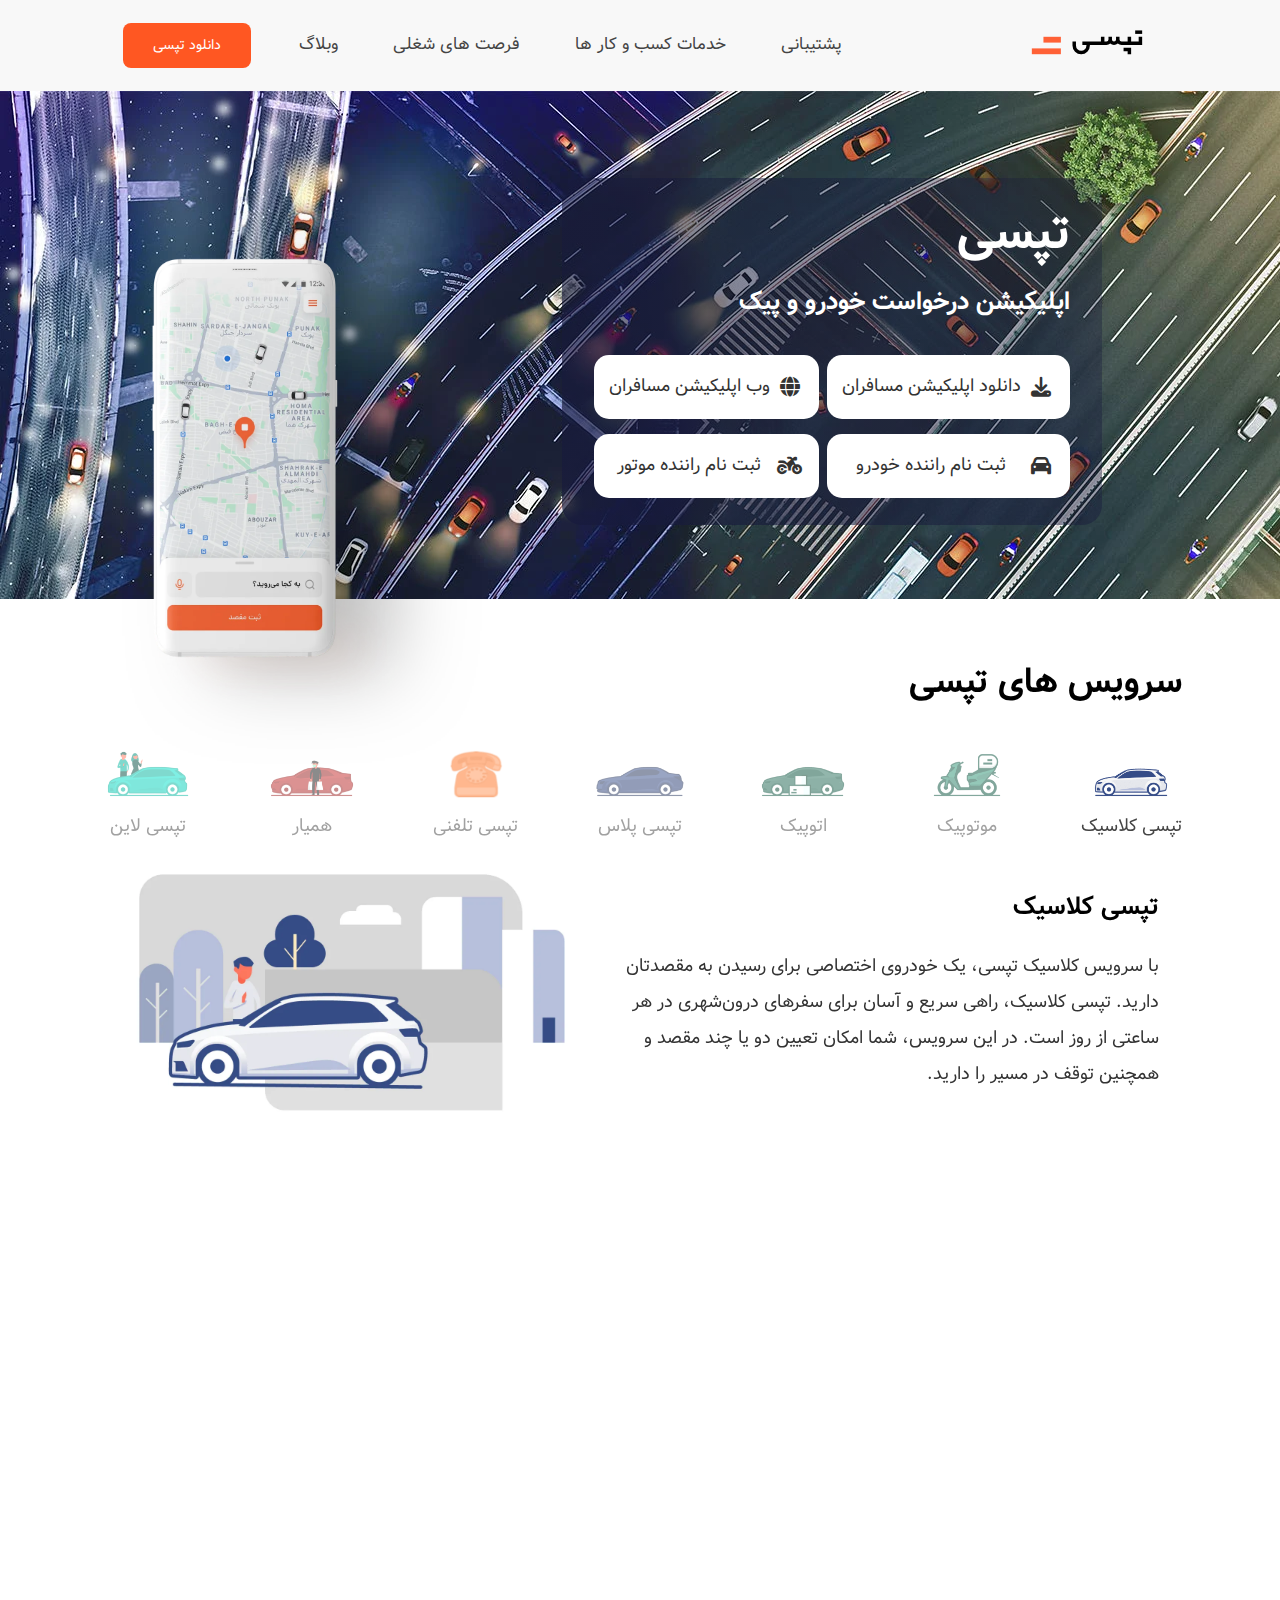
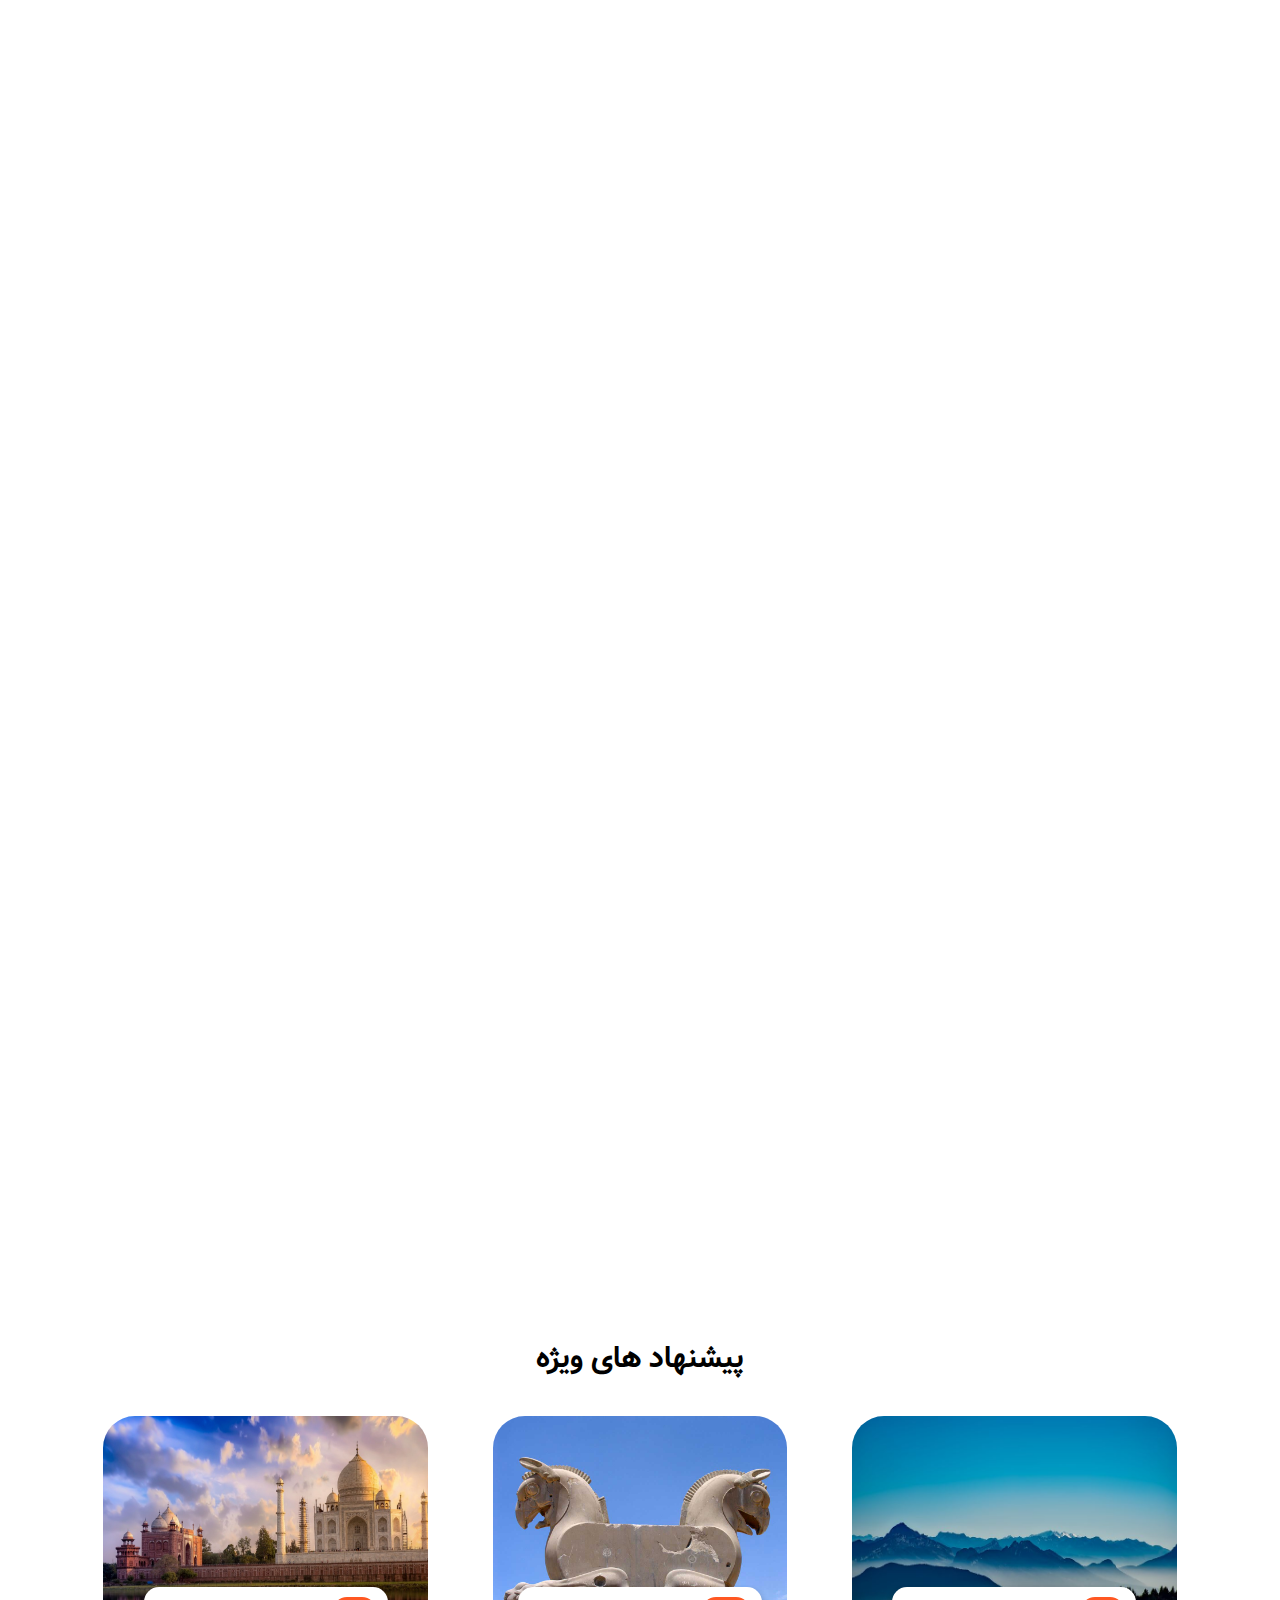
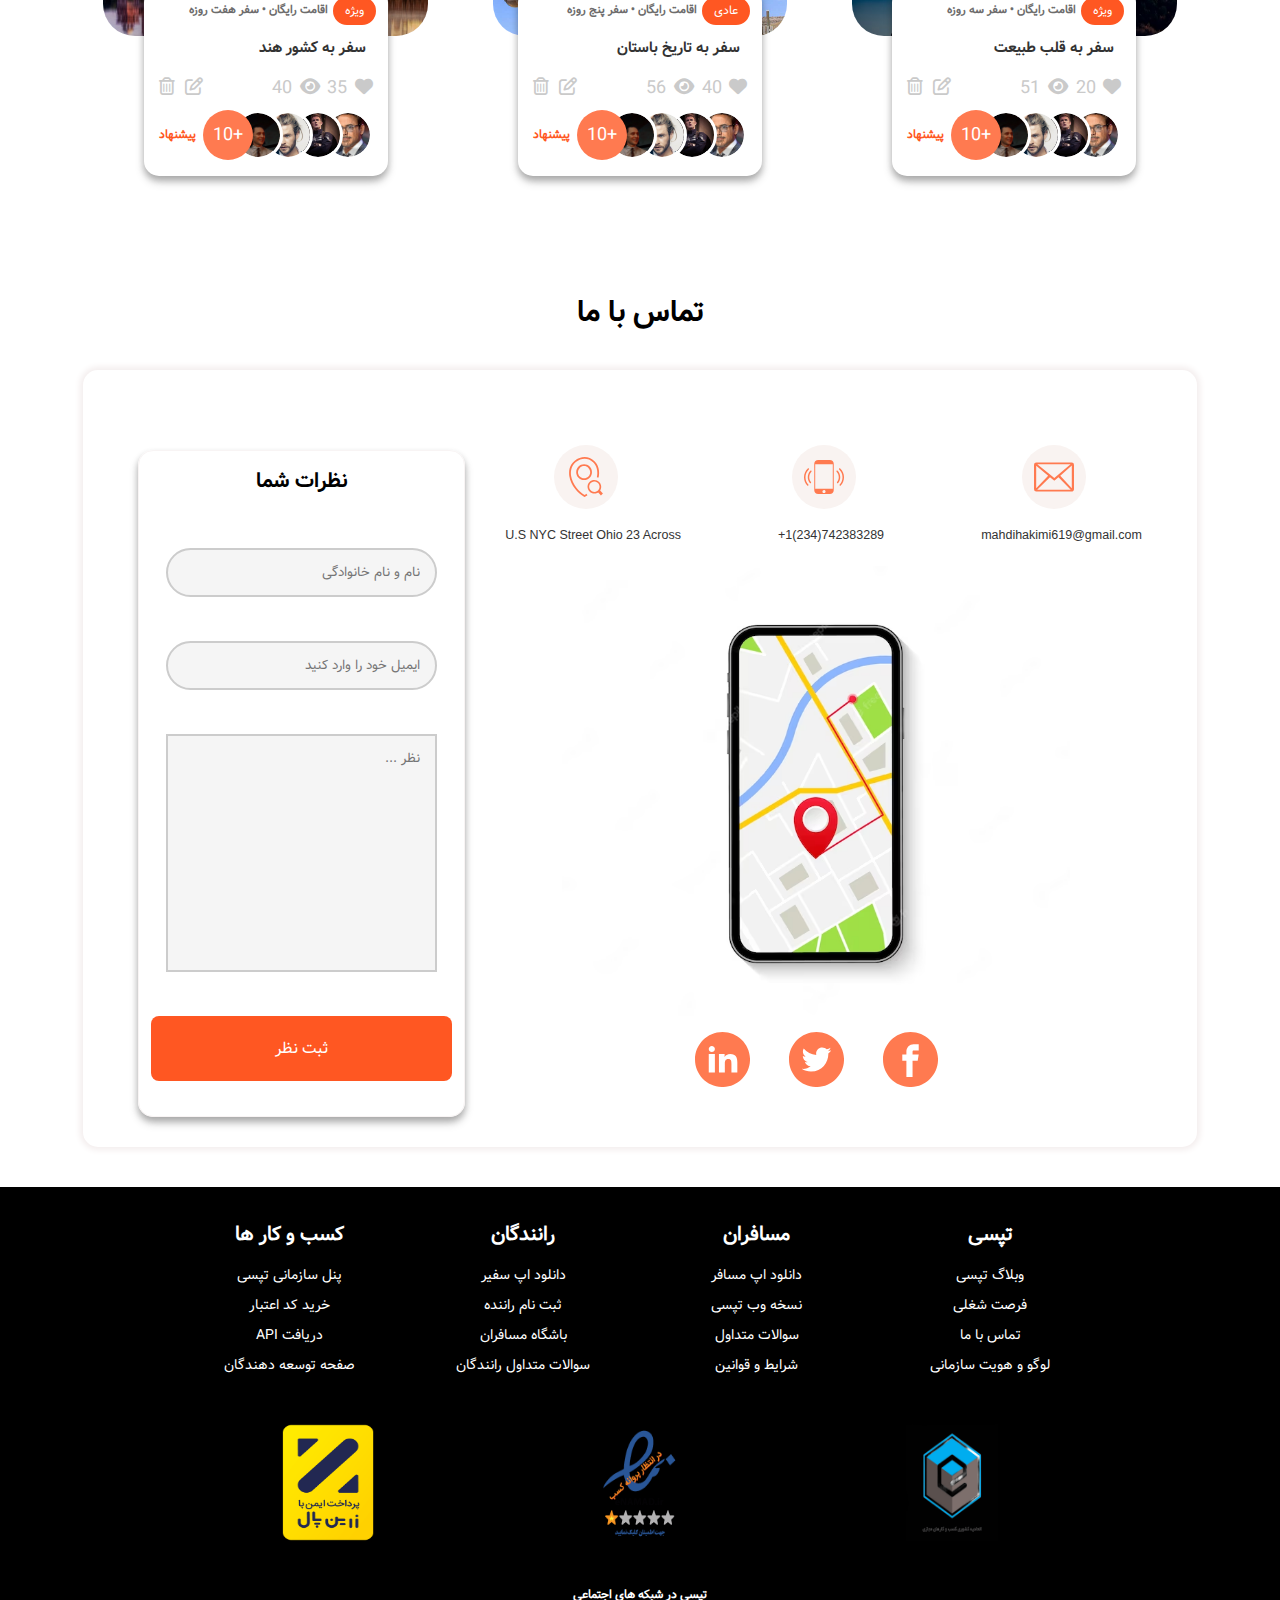
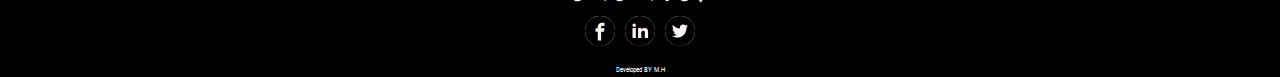
<file: index.html>
<!DOCTYPE html>
<html lang="en" dir="rtl">
  <head>
    <meta charset="UTF-8" />
    <meta name="viewport" content="width=device-width, initial-scale=1.0" />
    <link rel="stylesheet" href="css/style.css" />
    <link rel="stylesheet" href="css/font.css" />
    <link
      rel="stylesheet"
      href="https://cdnjs.cloudflare.com/ajax/libs/font-awesome/6.4.0/css/all.min.css"
    />
    <link rel="stylesheet" href="css/aos.css">
    <title>Tapsi Site</title>
  </head>
  <body>
    <header class="main-header">
      <nav class="nav container">
        <a href="#">
          <img src="assets/image/logotapsi.svg" alt="Tapsi Logo" />
        </a>
        <div class="nav__toggler">
          <div class="bar bar-1"></div>
          <div class="bar bar-2"></div>
          <div class="bar bar-3"></div>
        </div>
        <ul class="list nav__list">
          <li class="nav__item"><a href="#">پشتیبانی</a></li>
          <li class="nav__item"><a href="#">خدمات کسب و کار ها</a></li>
          <li class="nav__item"><a href="#">فرصت های شغلی</a></li>
          <li class="nav__item"><a href="#">وبلاگ</a></li>
          <li class="nav__item cta">
            <a href="#" class="btn btn--block btn--primary">دانلود تپسی</a>
          </li>
        </ul>
      </nav>
    </header>

    <section class="hero-section">

      <div class="bg-header">
        <div class="hero-wrapper">
          <div class="intro-btn">
            <h1>تپسی</h1>
            <h2>اپلیکیشن درخواست خودرو و پیک</h2>
            <div class="intro-wrapper">
              <div class="right">
                <div class="intro-btn__passanger">
                  <span class="icon"><i class="fas fa-download"></i></span>
                  <p>دانلود اپلیکیشن مسافران</p>
                </div>
                <div class="intro-btn__passanger">
                  <span class="icon"><i class="fas fa-car"></i></span>
                  <p>ثبت نام راننده خودرو</p>
                </div>
              </div>
              <div class="left">
                <div class="intro-btn__passanger">
                  <span class="icon"><i class="fas fa-globe"></i></span>
                  <p>وب اپلیکیشن مسافران</p>
                </div>
                <div class="intro-btn__passanger">
                  <span class="icon"><i class="fas fa-motorcycle"></i></span>
                  <p>ثبت نام راننده موتور</p>
                </div>
              </div>
            </div>
          </div>
        </div>
        <div class="map-header">
          <picture>
            <source srcset="./assets/image/mockup-phone.webp" type="image/webp" />
            <img class="phone" alt="banner" />
          </picture>
        </div>
      </div>
    </section>

    <section data-aos="fade-up"data-aos-duration="2000" class="services container block">
      <h2 class="services__title">سرویس های تپسی</h2>
      <div class="services__tabs">
        <a class="tab active" data-tab-target="nav-classic-tab">
          <img
            src="assets/image/cc-classic.png"
            aria-label="classic service icon"
            alt="tapsi-classic-icon"
          />
          <p>تپسی کلاسیک</p>
        </a>
        <a class="tab" data-tab-target="nav-motopeyk-tab">
          <img
            src="assets/image/cc-motopeyk.png"
            aria-label="classic service icon"
            alt="tapsi-classic-icon"
          />
          <p>موتوپیک</p>
        </a>
        <a class="tab" data-tab-target="nav-autopeyk-tab">
          <img
            src="assets/image/cc-autopeyk.png"
            aria-label="classic service icon"
            alt="tapsi-classic-icon"
          />
          <p>اتوپیک</p>
        </a>
        <a class="tab" data-tab-target="nav-plus-tab">
          <img
            src="assets/image/cc-plus.png"
            aria-label="tel service icon"
            alt="tapsi-tel-icon"
          />
          <p>تپسی پلاس</p>
        </a>
        <a class="tab" data-tab-target="nav-tel-tab">
          <img
            src="assets/image/cc-tel.png"
            aria-label="line service icon"
            alt="tapsi-line-icon"
          />
          <p>تپسی تلفنی</p>
        </a>
        <a class="tab" data-tab-target="nav-hamyar-tab">
          <img
            src="assets/image/cc-hamyar.png"
            aria-label="motopeyk service icon"
            alt="motopeyk-icon"
          />
          <p>همیار</p>
        </a>
        <a class="tab" data-tab-target="nav-line-tab">
          <img
            src="assets/image/cc-line.png"
            aria-label="hamyar service icon"
            alt="hamyar-icon"
          />
          <p>تپسی لاین</p>
        </a>
      </div>
      <div class="container">
        <div class="tab-content active" id="nav-classic-tab">
          <div class="feature__image">
            <img src="assets/image/illus-classic.webp" alt="classic image" />
          </div>
          <div class="feature__detail">
            <h3 class="feature__title">تپسی کلاسیک</h3>
            <p class="feature__text">
              با سرویس کلاسیک تپسی، یک خودروی اختصاصی برای رسیدن به مقصدتان
              دارید. تپسی کلاسیک، راهی سریع و آسان برای سفرهای درون‌شهری در هر
              ساعتی از روز است. در این سرویس، شما امکان تعیین دو یا چند مقصد و
              همچنین توقف در مسیر را دارید.
            </p>
          </div>
        </div>
        <div class="tab-content" id="nav-motopeyk-tab">
          <div class="feature__image">
            <img src="assets/image/illus-motopeyk.webp" alt="motopeyk image" />
          </div>
          <div class="feature__detail">
            <h3 class="feature__title">موتوپیک</h3>
            <p class="feature__text">
              با استفاده از سرویس موتوپیک، بسته‌ها و مرسولاتتان با پیک موتور به
              مقصد ارسال می‌شوند. این سرویس مناسب زمانی است که می‌خواهید مرسوله
              سریع‌تر به مقصد برسد. در این سرویس، شما می‌توانید مسیر رسیدن
              مرسوله‌تان به مقصد را به صورت لحظه‌ای روی نقشه دنبال کنید.
            </p>
          </div>
        </div>
        <div class="tab-content" id="nav-autopeyk-tab">
          <div class="feature__image">
            <img src="assets/image/illus-autopeyk.webp" alt="autopeyk image" />
          </div>
          <div class="feature__detail">
            <h3 class="feature__title">اتوپیک</h3>
            <p class="feature__text">
              اتوپیک سرویسی برای ارسال بسته‌های شما با خودرو است. این سرویس،
              برای زمانی مناسب است که بسته‌های شما، با موتور قابل ارسال نیستند و
              یا در حین جابجایی، نیاز به مراقبت بیشتری دارند. در این سرویس نیز
              امکان رصد لحظه ‌به لحظه موقعیت مکانی مرسوله تا زمان رسیدن به مقصد
              فراهم است.
            </p>
          </div>
        </div>
        <div class="tab-content" id="nav-plus-tab">
          <div class="feature__image">
            <img src="assets/image/illus-plus.webp" alt="plus image" />
          </div>
          <div class="feature__detail">
            <h3 class="feature__title">تپسی پلاس</h3>
            <p class="feature__text">
              در سرویس پلاس تاکسی اینترنتی تپسی، خودرویی با مدل بالاتر و عمر
              کمتر، به دنبال شما خواهد آمد. همچنین، رانندگان این سرویس بالاترین
              امتیاز را از مسافران دریافت کرده‌اند. در این سرویس که در حال حاضر
              در تهران فعال است، امکان تعیین چند مقصد یا توقف در حین سفر، وجود
              دارد.
            </p>
          </div>
        </div>
        <div class="tab-content" id="nav-tel-tab">
          <div class="feature__image">
            <img src="assets/image/tellphone.webp" alt="tell image" />
          </div>
          <div class="feature__detail">
            <h3 class="feature__title">تپسی تلفن</h3>
            <p class="feature__text">
              سرویس تپسی تلفنی یا ۱۶۳۰، این امکان را به شما می‌دهد که بدون نیاز
              به اینترنت و اپلیکیشن، درخواست خودرو بدهید. این سرویس تاکسی تلفنی
              مناسب زمانی است که به هر دلیلی دسترسی به اینترنت یا اپلیکیشن
              ندارید. همچنین سرویس تلفنی تپسی، راه حلی مناسب برای افرادی است که
              کار کردن با اپلیکیشن‌های موبایلی برایشان راحت نیست.
            </p>
          </div>
        </div>
        <div class="tab-content" id="nav-hamyar-tab">
          <div class="feature__image">
            <img src="assets/image/illus-hamyar.webp" alt="hamyar image" />
          </div>
          <div class="feature__detail">
            <h3 class="feature__title">همیار</h3>
            <p class="feature__text">
              سرویس همیار تپسی، به جای شما خرید می‌کند. کافیست فروشگاه مورد نظر
              خود را به عنوان مبدا مشخص کرده و لیست خریدتان را داخل اپ وارد
              کنید. این خرید‌ها می‌تواند از سوپرمارکت یا داروخانه مورد نظر شما
              باشند.
            </p>
          </div>
        </div>
        <div class="tab-content" id="nav-line-tab">
          <div class="feature__image">
            <img src="assets/image/illus-line.webp" alt="line image" />
          </div>
          <div class="feature__detail">
            <h3 class="feature__title">تپسی لاین</h3>
            <p class="feature__text">
              تپسی لاین سرویسی است که امکان سفر اشتراکی را برایتان فراهم می‌کند.
              در این سرویس شما با مسافر دیگری که هم‌مسیرتان است، هم‌سفر خواهید
              بود و هزینه سفرتان تقسیم می‌شود.
            </p>
          </div>
        </div>
      </div>
    </section>

    <hr
     data-aos="fade-up" 
      class="container"
      style="border: none; height: 1px; background-color: rgb(182, 182, 192)"
    />

    <section data-aos="fade-up" data-aos-duration="2000" class="feature container block">
      <div class="feature__image container">
        <img src="assets/image/i-mac.webp" alt="i-mac image" />
      </div>
      <div class="feature__detail">
        <h2 class="feature__title">خدمات تپسی ویژه کسب‌وکارها</h2>
        <p class="feature__text">
          پنل سازمانی تپسی، یک سامانه تحت وب است که به سادگی امکان درخواست
          هم‌زمان تعداد نامحدودی خودرو و پیک را برای کسب‌وکارها و سازمان‌ها
          فراهم می‌کند. و با استفاده از آن می‌توانید ماموریت های درون‌شهری و
          ارسال کالاهای خود را به سادگی مدیریت کنید.
        </p>
        <button class="btn btn--primary">ورود و ثبت نام پنل سازمانی</button>
      </div>
    </section>
    <section data-aos="fade-up" data-aos-duration="2000" class="feature container block charge">
      <div class="feature__image container">
        <img src="assets/image/macbook.webp" alt="i-mac image" />
      </div>
      <div class="feature__detail">
        <h2 class="feature__title">خرید کد اعتبار تپسی</h2>
        <p class="feature__text">
          کد اعتبار تپسی امکان استفاده از تخفیف یک تا ده درصدی سفر با تپسی را
          برای کاربران، کسب و کارها و سازمان‌ها فراهم می‌کند. تنها با صرف چند
          دقیقه می‌توانید این کد را تهیه کنید تا هزینه سفرهایتان با تپسی را کاهش
          دهید یا آن را در اختیار کارکنان و مشتریانتان بگذارید.
        </p>
        <button class="btn btn--primary">خرید کد اعتبار و تخفیف</button>
      </div>
    </section>

    <section data-aos="fade-up" data-aos-duration="2000" class="container">
      <h2 class="block__heading">تعرفه های ویژه مشتریان</h2>
      <div class="block-plan">
        <div class="plan">
          <div class="card card--secondary">
            <header class="card__header">
              <span class="plan__intro">
                <span class="plan__name">عادی</span>
                <span class="badge">10% OFF</span>
              </span>
              <span class="plan__price">290,000</span>
              <span class="plan__billing-cycle">ماهانه / تومان</span>
              <span class="plan__description">سرویس ماشین های معمولی</span>
            </header>
            <div class="card__body">
              <ul class="list list--tick">
                <li class="list__item">کیفیت معمولی</li>
                <li class="list__item">سرعت کم</li>
                <li class="list__item">جنس معمولی</li>
                <li class="list__item">محدودیت روزانه</li>
              </ul>
              <div class="btn btn--secondary btn--block">ثبت سفارش</div>
            </div>
          </div>
        </div>

        <div class="plan plan__popular">
          <div class="card card--primary">
            <header class="card__header">
              <span class="plan__intro">
                <span class="plan__name">اقتصادی</span>
                <span class="badge badge--primary">15% OFF</span>
              </span>
              <span class="plan__price">390,000</span>
              <span class="plan__billing-cycle">ماهانه / تومان</span>
              <span class="plan__description">سرویس ماشین های کلاسیک</span>
            </header>
            <div class="card__body">
              <ul class="list list--tick">
                <li class="list__item">کیفیت عالی</li>
                <li class="list__item">کم سر و صدا</li>
                <li class="list__item">زمان محدود</li>
                <li class="list__item">سرویس روزانه</li>
              </ul>
              <div class="btn btn--primary btn--block">ثبت سفارش</div>
            </div>
          </div>
        </div>

        <div class="plan">
          <div class="card card--secondary">
            <header class="card__header">
              <span class="plan__intro">
                <span class="plan__name">ویژه</span>
                <span class="badge">20% OFF</span>
              </span>
              <span class="plan__price">490,000</span>
              <span class="plan__billing-cycle">ماهانه / تومان</span>
              <span class="plan__description">سرویس ماشین های مدل بالا</span>
            </header>
            <div class="card__body">
              <ul class="list list--tick">
                <li class="list__item">کیفیت خیلی خفن</li>
                <li class="list__item">بی سر و صدا</li>
                <li class="list__item">زمان نامحدود</li>
                <li class="list__item">سرویس نامحدود</li>
              </ul>
              <div class="btn btn--secondary btn--block">ثبت سفارش</div>
            </div>
          </div>
        </div>
      </div>
    </section>

    <section class="container travel">
      <div class="travel__titr"><h2>پیشنهاد های ویژه</h2></div>
      <div class="travel__slides">
          <div class="travel__slide">
            <div class="slide__img">
              <img src="assets/image/t1.jpg" alt="travel" />
            </div>
            <div class="slide__detail">
              <div class="slide__header">
                <span class="badge badge--primary">ویژه</span>
                <p>اقامت رایگان &bull; سفر سه روزه</p>
              </div>
              <p class="slide__title">سفر به قلب طبیعت</p>
              <div class="slide__icon">
                <div class="">
                  <i class="icn fas fa-heart"></i>
                  <span>20</span>
                  <i class="icn fas fa-eye"></i>
                  <span>51</span>
                </div>
                <div class="">
                  <i class="icn far fa-edit"></i>
                  <i class="icn far fa-trash-alt"></i>
                </div>
              </div>
              <div class="avatar-group">
                <div class="avatar"><img src="assets/image/robert.jpg" alt="Avatar"></div>
                <div class="avatar"><img src="assets/image/cap.jpeg" alt="Avatar"></div>
                <div class="avatar"><img src="assets/image/chrisH.jpg" alt="Avatar"></div>
                <div class="avatar"><img src="assets/image/tom.jpeg" alt="Avatar"></div>
                <div class="hidden-avatar">+10</div>
                <span class="avatar-more">پیشنهاد</span>
              </div>
            </div>
          </div>

          <div class="travel__slide">
            <div class="slide__img">
              <img src="assets/image/t3.jpg" alt="travel" />
            </div>
            <div class="slide__detail">
              <div class="slide__header">
                <span class="badge badge--primary">عادی</span>
                <p>اقامت رایگان &bull; سفر پنج روزه</p>
              </div>
              <p class="slide__title">سفر به تاریخ باستان</p>
              <div class="slide__icon">
                <div class="">
                  <i class="icn fas fa-heart"></i>
                  <span>40</span>
                  <i class="icn fas fa-eye"></i>
                  <span>56</span>
                </div>
                <div class="">
                  <i class="icn far fa-edit"></i>
                  <i class="icn far fa-trash-alt"></i>
                </div>
              </div>
              <div class="avatar-group">
                <div class="avatar"><img src="assets/image/robert.jpg" alt="Avatar"></div>
                <div class="avatar"><img src="assets/image/cap.jpeg" alt="Avatar"></div>
                <div class="avatar"><img src="assets/image/chrisH.jpg" alt="Avatar"></div>
                <div class="avatar"><img src="assets/image/tom.jpeg" alt="Avatar"></div>
                <div class="hidden-avatar">+10</div>
                <span class="avatar-more">پیشنهاد</span>
              </div>
            </div>
          </div>

          <div class="travel__slide">
            <div class="slide__img">
              <img src="assets/image/t5.jpeg" alt="travel" />
            </div>
            <div class="slide__detail">
              <div class="slide__header">
                <span class="badge badge--primary">ویژه</span>
                <p>اقامت رایگان &bull; سفر هفت روزه</p>
              </div>
              <p class="slide__title">سفر به کشور هند</p>
              <div class="slide__icon">
                <div class="">
                  <i class="icn fas fa-heart"></i>
                  <span>35</span>
                  <i class="icn fas fa-eye"></i>
                  <span>40</span>
                </div>
                <div class="">
                  <i class="icn far fa-edit"></i>
                  <i class="icn far fa-trash-alt"></i>
                </div>
              </div>
              <div class="avatar-group">
                <div class="avatar"><img src="assets/image/robert.jpg" alt="Avatar"></div>
                <div class="avatar"><img src="assets/image/cap.jpeg" alt="Avatar"></div>
                <div class="avatar"><img src="assets/image/chrisH.jpg" alt="Avatar"></div>
                <div class="avatar"><img src="assets/image/tom.jpeg" alt="Avatar"></div>
                <div class="hidden-avatar">+10</div>
                <span class="avatar-more">پیشنهاد</span>
              </div>
            </div>
          </div>
      </div>
    </section>

    <section class="container">
      <h2 class="block__contact">تماس با ما</h2>
      <div class="contact-us">
        <div class="right-contact__us">
          <div class="contact-us__social">
            <span class="icon-container">
              <svg class="icon">
                <use xlink:href="./assets/image/sprite.svg#facebook"></use>
              </svg>
            </span>
            <span class="icon-container">
              <svg class="icon">
                <use xlink:href="./assets/image/sprite.svg#twitter"></use>
              </svg>
            </span>
            <span class="icon-container">
              <svg class="icon">
                <use xlink:href="./assets/image/sprite.svg#linkedin"></use>
              </svg>
            </span>
          </div>

          <div class="contact-us__icons">
            <div class="icon-holder">
              <span class="icon-holder__label"
                >U.S NYC Street Ohio 23 Across</span
              >
              <span class="icon-container">
                <svg class="icon">
                  <use xlink:href="./assets/image/sprite.svg#location"></use>
                </svg>
              </span>
            </div>
            <div class="icon-holder">
              <span class="icon-holder__label" style="direction: ltr"
                >+1(234)742383289</span
              >
              <span class="icon-container">
                <svg class="icon">
                  <use xlink:href="./assets/image/sprite.svg#mobile"></use>
                </svg>
              </span>
            </div>
            <div class="icon-holder">
              <span class="icon-holder__label">mahdihakimi619@gmail.com</span>
              <span class="icon-container">
                <svg class="icon">
                  <use xlink:href="./assets/image/sprite.svg#email"></use>
                </svg>
              </span>
            </div>
          </div>

          <div class="contact-us__map">
            <img src="assets/image/Map.avif" alt="Map IMG" />
          </div>
        </div>
        <div class="contact-us__form">
          <div class="form-wrapper">
            <h3>نظرات شما</h3>
            <form>
              <input type="text" placeholder="نام و نام خانوادگی" />
              <input type="email" placeholder="ایمیل خود را وارد کنید" />
              <textarea
                placeholder="نظر ..."
                style="resize: none"
                name=""
                id=""
                cols="30"
                rows="10"
              ></textarea>
              <button class="btn btn--primary" type="submit">ثبت نظر</button>
            </form>
          </div>
        </div>
      </div>
    </section>

    <footer class="main-footer">
      <div class="container footer" >
        <div class="footer__item">
          <h6>تپسی</h6>
          <a href="#">وبلاگ تپسی</a>
          <a href="#">فرصت شغلی</a>
          <a href="#">تماس با ما</a>
          <a href="#">لوگو و هویت سازمانی</a>
        </div>
        <div class="footer__item">
          <h6>مسافران</h6>
          <a href="#">دانلود اپ مسافر</a>
          <a href="#">نسخه وب تپسی</a>
          <a href="#">سوالات متداول</a>
          <a href="#">شرایط و قوانین</a></div>
        <div class="footer__item">
          <h6>رانندگان</h6>
          <a href="#">دانلود اپ سفیر</a>
          <a href="#">ثبت نام راننده</a>
          <a href="#">باشگاه مسافران</a>
          <a href="#">سوالات متداول رانندگان</a></div>
        <div class="footer__item">
          <h6>کسب و کار ها</h6>
          <a href="#">پنل سازمانی تپسی</a>
          <a href="#">خرید کد اعتبار</a>
          <a href="#">دریافت API</a>
          <a href="#">صفحه توسعه دهندگان</a>
        </div>
  
        <div class="footer__item enemad">
          <div class="footer__enemad">
            <img src="assets/image/etehadiekeshvaripng.parspng.com_.png" alt="enemad IMG">
          </div>
          <div class="footer__enemad">
            <img src="assets/image/logo.png" alt="enemad IMG">
          </div>
          <div class="footer__enemad">
            <img src="assets/image/zarin-palpng.parspng.com_.png" alt="enemad IMG">
          </div>
        </div>
  
        <div class="footer__item footer__body">
          <h6 style="font-size: 1.2rem;margin-top: 2rem;">تپسی در شبکه های اجتماعی</h6>
          <div class="footer__icons">
            <span class="icon-container">
              <svg class="icon">
                <use xlink:href="./assets/image/sprite.svg#twitter"></use>
              </svg>
            </span>
            <span class="icon-container">
              <svg class="icon">
                <use xlink:href="./assets/image/sprite.svg#linkedin"></use>
              </svg>
            </span>
            <span class="icon-container">
              <svg class="icon">
                <use xlink:href="./assets/image/sprite.svg#facebook"></use>
              </svg>
            </span>
          </div>
          <p style="margin-top: 20px; font-size: 6px;">Developed BY M.H</p>
        </div>
    </footer>

    <script src="js/index.js"></script>
    <script src="js/aos.js"></script>
    <script>
      AOS.init();
    </script>
  </body>
</html>
</file>
<file: css/font.css>
@font-face{
    font-family: "vazir";
    src: url("../assets/font/Vazir.woff") format('woff');
}
@font-face{
    font-family: "vazirbold";
    src: url("../assets/font/Vazir-Bold.woff") format("woff");
}
body,button{
    font-family: "vazir";
}
</file>
<file: css/style.css>
/* Reset */
*,
*::before,
*::after{
    box-sizing: border-box;
    margin: 0;
    padding: 0;
    list-style: none;
}


/* variable making */
:root{
    --color-primary:#ff5722;
    --color-primary-light:#ff7a50;
    --color-secondary-light:#fff6f2;
    --color-secondary-dark:#ffa589;
    --color-navbar:#f8f8f8;
    --color-headings:#000;
    --color-body:#333333;
    --color-white:#fff;
    --avatar-size:50px;
}


/* font styles */
html{
    font-size: 62.5%;
}

body{
    color: var(--color-body);
    line-height: 1.8;
    font-size: 1.4rem;
}

h1,h2,h3{
    color: var(--color-headings);
    font-family: "vazirbold";
}

h1{
    font-size: 2.5rem;
}

h2{
    font-size: 2.2rem;
}

@media screen and (min-width:1024px){
    body{
        font-size: 1.8rem;
    }
    h1{
        font-size: 5rem;
    }
    h2{
        font-size: 3rem;
    }
}

/* buttons */
.btn{
    border: 0;
    outline:0;
    padding: 2rem 2.5rem;
    margin:1rem 0 ;
    font-size: 1.4rem;
    border-radius: 8px;
    cursor: pointer;
    text-align: center;
    white-space: nowrap;
}

.btn--block{
    width: 100%;
    font-size: 1.6rem;
    margin-top: 7rem;
}

.btn--primary{
    background-color: var(--color-primary);
    color: var(--color-white);
}
.btn--secondary{
    background-color: var(--color-secondary-dark);
    color: var(--color-white);
}

@media screen and (min-width:1024px){
    .btn{
        font-size: 1.6rem;
    }
    .btn--block{
        font-size: 1.9rem;
    }
}

/* badge */
.badge{
    display: inline-block;
    border-radius: 32px;
    background-color: #fff;
    border:2.3px solid var(--color-primary);
    color: var(--color-primary);
    padding: 0.5rem 1.2rem;
    text-align: center;
    text-transform: uppercase;
    font-size: 1.2rem;
}
.badge--primary{
    background-color: var(--color-primary);
    color:var(--color-white);
}
@media screen and (min-width:1024px){
    .badge{
        font-size: 1.4rem;
    }
}

/* List */
.list{
    font-size: 1.6rem;

}
.list--inline .list__item{
    display: inline-block;
    margin-left: 2rem;
}
/* one way to add image is list-style-image and below */
/* 
.list--tick .list__item::before{
    content: "";
    width: 25px;
    height: 25px;
    background: url("/assets/icon/square-tick.svg") no-repeat;
    padding-right: 3rem;
} 
*/
/* or: */
.list--tick .list__item{
    background: url("/assets/icon/square-tick.svg") no-repeat right center;
    padding-right: 2rem;
}

@media screen and (min-width:1024px){
    .list--tick .list__item{
        font-size: 1.8rem;
        margin-bottom: 2rem;
    }
}


/* Plan */
.block-plan{
    display: flex;
    flex-wrap: wrap;
    justify-content: center;
    gap: 8rem 4rem;
    margin-top: 4rem;
}
.plan{
    flex-basis: 100%;
    max-width: 375px;
    transition: all 0.15s ease-out;
    font-size: 1.8rem;
    margin: 0 1.5rem;
}
.plan__popular{
    transform: scale(1.15);
}
.plan:hover{
    transform: scale(1.1);
}
.plan__popular:hover{
    transform: scale(1.2);
}


.card{
    border-radius: 20px;
    overflow: hidden;
    box-shadow: 0 0 10px 3px rgb(231, 228, 228);
}

.card__header , .card__body{
    padding:3rem 2.5rem;
}
.card__header{
    color: var(--color-white);
}
.card--secondary .card__header{
    background-color: var(--color-secondary-dark);
}
.card--primary .card__header{
    background-color: var(--color-primary-light);
}

.plan__intro{
    display: flex;
    justify-content: space-between;
    margin-bottom: 1.5rem;
}
.plan__price{
    font-size: 3rem;
}
.plan__billing-cycle{
    font-size: 1.4rem;
}
.plan__description{
    margin-top: 1.5rem;
    display: block;
    font-size: 1.65rem;
}


@media screen and (min-width:768px){
    .plan{
        flex-basis: 40%;
    }
    .block-plan{
    margin-top: 9rem;
    }
}
@media screen and (min-width:1024px){
    .plan{
        flex-basis: 25%;
    }
}

/* Container */
.container{
    max-width: 87vw;
    margin: 0 auto;
}


/* feature */
.feature{
    display: grid;
    margin-top: 3rem;
    padding: 2rem;
    gap: 0rem;
}

.feature__text{
    text-align: justify;
    margin: 1.8rem 0;
}
.feature .btn{
    padding: 1.5rem 2.8rem;
}
.feature__image > img{
    width:100%;
}
.feature__image{
    display: flex;
    justify-content: center;
    text-align: center;
    margin-bottom: 2rem;
}
@media screen and (min-width:1024px){
    .feature{
        grid-template-columns: repeat(2,1fr);
        gap: 4rem;
    }
    .charge .feature__image{
        order: 1;
    }
    .feature__image{
        order: 2;
        margin-bottom: 0;
    }
    .feature__detail{
        order: 1;
    }
    .feature__image > img{
        width: 100%;
    }
}

/* Contact us Section */
.contact-us{
    border-radius: 15px;
    width: 100%;
    display: block;
    padding: 5.5rem;
    margin-bottom: 4rem;
    box-shadow: 0 0 6px 3px rgb(243, 237, 237);
}
.contact-us__map{
    display: none;
}

@media screen and (min-width:1024px){
    .contact-us{
        display: flex;
        justify-content: center;
    }
    .contact-us .icon-holder__label{
        white-space: nowrap;
    }
    .contact-us__form{
        width: 35%;
    }
    .right-contact__us{
        display: flex;
        flex-wrap: wrap;
    }
    .contact-us__map{
        display: block;
    }
    .contact-us__social{
        order: 3;
    }
}

/* Icons */
.icon{
    width: 40px;
    height: 40px;
    display: flex;
    align-items: center;
    justify-content: center;
    fill: #ff7a50;
}
.contact-us__social .icon{
    width: 55px;
    height: 55px;
}
.icon-container{
    width: 64px;
    height: 64px;
    display: flex;
    justify-content: center;
    align-items: center;
    background-color: #f9f3f1;
    border-radius: 100%;
}
.contact-us__icons{
    margin-top: 2rem;
    display: flex;
    width: 100%;
    align-items: flex-end;
    flex-direction: column;
    white-space: nowrap;

}
@media screen and (max-width:550px){
    .contact-us__icons{
    font-size: 1.1rem;
    }
    .form-wrapper input,textarea{
        margin: 1rem 0;
    }
}
@media screen and (max-width:380px){
    .contact-us__icons{
        display: none;
    }
    .form-wrapper{
        display: none;
    }
    .contact-us .contact-us__social{
      margin-bottom: 0px;
    }
}
.contact-us__icons .icon-holder{
    display: flex;
    align-items: center;
    margin-bottom: 2rem;
}
.icon-holder__label{
    margin-left: 1.5rem;
    display: block;
    font-family: Arial, Helvetica, sans-serif;
    font-weight: 440;
}

@media screen and (min-width:1024px){
    .contact-us__icons{
        direction: ltr;
        flex-direction: row;
        justify-content: space-between;
    }
    .contact-us__icons .icon-holder{
        flex-direction: column;
    }
    .icon-holder__label{
        font-size: 1.25rem;
        margin-top: 1.5rem;
        order: 2;
    }
}

/* social icons */

.contact-us__social{
    width: 100%;
    display: flex;
    justify-content: space-around;
    align-items: center;
    margin-bottom: 3rem;
}
.contact-us__social .icon-container{
    background-color: white;
}
.contact-us__social .icon-container .icon{
    cursor: pointer;
}

@media screen and (min-width:1024px){
    .contact-us__social{
        justify-content: center;
        margin-bottom: 0;
    }
    .contact-us__social .icon-container{
        margin: 0 1.5rem;        
    }
    .contact-us__form{
        margin-right: 2.5rem;
    }
}
.contact-us__map{
    text-align: center;
    margin: 0 auto;
}
.contact-us__map img{
    width: 100%;
    height: 450px;
}


/* form style */
.form-wrapper{
    margin-top: 2.5rem;
    height: 100%;
    width: 100%;
    border: 1px solid #f8f4f4;
    border-radius: 15px;
    box-shadow: 0 4px 6px 0 rgba(0, 0, 0, 0.2), 0 6px 10px 0 rgba(0, 0, 0, 0.19);
    padding: 1.2rem;
}
.form-wrapper h3{
    margin-bottom: 2.5rem;
    text-align: center;
}
.form-wrapper form{
    display: flex;
    flex-direction: column;
    justify-content: space-around;
    height: 90%;
}
input,textarea{
    margin: 1rem 1.5rem;
    border: 0;
    outline: 0;
    min-width: 100px;
    font-family: vazir;
}
.form-wrapper input,.form-wrapper textarea{
    border-radius: 40px;
    background-color: #f5f5f5;
    border: 2px solid #ccc;
    padding: 1.2rem 1.5rem;
}
.form-wrapper input:focus,.form-wrapper textarea:focus{
    border: 1px solid var(--color-secondary-dark);
}
.form-wrapper textarea{
    border-radius: 0px;
}

/* footer */
.main-footer{
    padding: 3rem 0 0rem;
    background-color: black;
    color: white;
    min-height: 200px;
    display: flex;
    align-items: center;
}
.main-footer .footer{
    display: flex;
    flex-direction: column;
}
.footer__item{
    margin-bottom: 2.85rem;
    text-align: center;
}
.footer__item a{
    text-decoration: none;
    color: var(--color-white);
    font-size: 1.4rem;
    margin-bottom: 0.5rem;
    display: block;
}
.footer__item h6{
    font-size: 2rem;
    font-weight: bold;
    margin-bottom: 1rem;
}
.footer__item.enemad{
    display: flex;
    flex-direction: row;
    justify-content: space-around;
    margin-top: 4rem;
    margin: 4rem 4rem 0;
}

.footer__enemad{
    width: 92px;
    border-radius: 25px;
    display: flex;
    align-items: center;
}
.footer__enemad img{
    width: 100%;
    height: 100%;
}
@media screen and (min-width:768px){
    .footer__item{
        width: 50%;
    }
    .main-footer .footer{
        justify-content: center;
        flex-wrap: wrap;
        flex-direction: row;
    }
    .footer__item.enemad{
        width: 100%;
    } 
}
@media screen and (min-width:1024px){
    .main-footer .footer{
        justify-content: center;
        flex-direction: row;
        flex-wrap: wrap;
    }
    .footer__enemad{
        height: 90%;
        display: flex;
        align-items: center;
        justify-content: center;
    }
    .footer__item{
        width:22%;
    }
    .footer__item.enemad{
        margin-right: 4rem;
    }
    .footer__item{
        margin-bottom: 0;
        margin: 0 0.5rem;
    }
    .footer__body{
        margin-top: 1rem;
        display: block;
        width: 100%;
    }
}
.footer__icons{
    display: flex;
    justify-content: center;
}
.footer__icons .icon-container{
    margin: 0 0.5rem;
    width: 3rem;
    height: 3rem;
;}
.footer__icons .icon{
    fill: black;
    background-color: none;
    cursor: pointer;
}


/* Navbar */
.main-header{
    background-color: var(--color-navbar);
    position: sticky;
    top: 0;
    z-index: 5;
}
.nav{
    display: flex;
    justify-content: space-between;
    align-items: center;
    padding: 0rem 2.5rem;
    flex-wrap: wrap;
}
.nav img{
    width: 180px;
    height: 100%;
    vertical-align: bottom;
}
.nav__list{
    display: none;
    width: 100%;
    display: flex;
    flex-direction: column;
    font-size: 1.5rem;
    max-height: 0;    
    overflow: hidden;
    opacity: 0;
    transition: all 0.4s ease-out;
}
.nav.nav__expended .nav__list{
    opacity: 1;
    max-height: 100vh;
}
.nav__item{
    margin-bottom: 1rem;
    border-bottom: 0.7px solid #ccc;
}
.nav__item>a{
    text-decoration: none;
    color: #444;
    display: block;
    padding:0.75rem;
}
.nav__item>a:hover{
    color: var(--color-primary);
}
.nav__toggler img{
    width: 40px;
}
.nav__item.cta{
    font-size: 1.4rem;
    border-bottom: 0;
    align-items: center;
    justify-content: center;
}
.nav__item.cta a{
    font-size: 1.4rem;
    color: #fff;
}
.nav__item .btn{
    padding: 1rem 3rem;
}


@media screen and (min-width:1024px){
    .nav__toggler{
        display: none;
    }
    .nav__list{
        flex-direction: row;
        align-items: center;
        width: auto;
        opacity: 1;
        max-height: 100%;
    }
    .nav__item{
        border-bottom: none;
        margin: 0 2rem;
        font-size: 1.7rem;
    }
    .nav{
        flex-wrap: nowrap;
        padding: 0.2rem 2rem;
    }
    .nav__item .btn{
    margin: 0;
    }
}


/* toggle animation */
.nav__toggler{
    cursor: pointer;
}
.bar{
    width: 25px;
    height: 3px;
    background-color: #000;
    margin: 5px 0;
    border-radius: 5px;
    transition: all 0.25s ease-out;
}
.nav.nav.nav__expended .bar-1{
    transform: rotate(-45deg) translate(-9px,6px);
    margin: 8px 0;
}
.nav.nav.nav__expended .bar-2{
    opacity: 0;
    transform: translateX(-20px);
}
.nav.nav.nav__expended .bar-3{
    transform: rotate(45deg)  translate(-8px,-8px);
    margin: 8px 0;
}


/* Hero Section */
.hero-section{
    width: 100%;
}
.bg-header{
    height: 520px;
    background:url("../assets/image/banner-mobile.webp") no-repeat;
    background-size: cover;
    display: flex;
    width: 100%;
    align-items: center;
}

.hero-wrapper{
    align-items: center;
    display: flex;
    height: 478px;
    justify-content: center;
    width: 100%;
}
.intro-btn{
    padding: 18px;
    border-radius: 20px;
    display: flex;
    flex-direction: column;
    background: linear-gradient(51deg ,rgba(23, 26, 60,0.7) 5%,rgba(23, 26, 60,0.3) 95%);
}
.intro-btn h1{
    font-size: 3rem;
    color: white;
}
.intro-btn h2{
    font-size: 1.7rem;
    color: white;
    margin-bottom: 3rem;
}
.intro-btn__passanger{
    display: flex;
    align-items: center;
    justify-content: space-between;
    text-align: center;
    cursor: pointer;
    background-color: white;
    border-radius: 15px;
    margin-bottom: 1.5rem;
    padding: 1.2rem;
}
.intro-btn__passanger p{
    font-size: 1.5rem;
    width: 100%;
    white-space: nowrap;
}
.intro-btn__passanger .icon{
    font-size: 2rem;
}
.intro-wrapper{
    display: flex;
    flex-direction: column;
}
.map-header .phone{
    display: none;
    width: 400px;
    margin-top: 250px;
}
@media screen and (min-width:768px){
    .hero-wrapper{
        justify-content: space-between;
        margin-right: 6vw;
        max-width: 600px;
    }
    .bg-header{
        justify-content: center;
        background:url("../assets/image/banner.webp") no-repeat;
    }
    .intro-wrapper{
        flex-direction: row;
        justify-content: space-between;
        align-items: center;
        flex-wrap: wrap;
    }
    .intro-btn{
        width: 540px;
        padding: 1.2rem 3.2rem;
        border-radius: 20px;
        justify-content: flex-end;
    }
    .intro-btn__passanger p{
        font-size: 1.8rem;
    }
    .intro-btn h1{
        font-size: 5rem;
    }
    .intro-btn h2{
        font-size: 2.5rem;
    }
}
@media screen and (min-width:1024px){
    .map-header .phone{
        display: block;
    }
}

/* services section */
@media screen and (max-width:420px){
    .services__tabs::-webkit-scrollbar{
        display: none;
    }
}

.services__tabs{
    display: flex;
    justify-content: space-between;
    overflow: auto;
    padding: 5px 0 15px;
}

.services__title{
    font-size: 2.5rem;
    margin-bottom: 2.4rem;
}
.services__tabs img{
    max-width: 100px;
}
.services__tabs .tab{
    text-decoration: none;
    color: #444;
    display: flex;
    flex-direction: column;
    align-items: center;
    opacity: 0.5;
    transform: all 0.35s linear;
}
.services__tabs .tab:hover{
    opacity: 1;
}

.services__tabs .tab>p{
    margin-top: 1.5rem;
    font-size: 1.4rem;
}

.services .feature__title{
    margin: 1.5rem 0;
    font-size: 1.8rem;
    text-align: center;
}
.services .feature__image{
    display: none;
}

.tab-content{
    display: flex;
    align-items: center;
    justify-content: space-around;
}
.tab-content img{
    width: 450px;
}
.tab-content .feature__detail{
    width: 100%;
}
.tab-content .feature__text{
    text-align: center;
    line-height: 2;
}
.tab-content{
    display: none;
}
.tab-content.active{
    display: flex;
}
.tab.active{
    opacity: 1;
}
.feature .feature__image img{
    width: 100%;
}
@media screen and (min-width:1024px){
    .services__tabs .tab>p{
        margin-top: 1rem;
        font-size: 1.8rem;
    }
    .services__title{
        font-size: 3.5rem;
        margin-bottom: 3rem;
    }
    .services__tabs img{
        width: 100%;
    }
    .services .feature__image{
        display: block;
    }
    .tab-content .feature__detail{
        width: 50%;
    }
    .services .feature__title{
        font-size: 2.5rem;
        text-align: initial;
        margin: auto 0;
    }
    .tab-content .feature__text{
    text-align: initial;
    }
}



.block{
    padding: 4rem 1.5rem;
}
.block__heading{
    text-align: center;
    margin-top: 4rem;
}
.block__contact{
    text-align: center;
    margin:2rem 0 3rem;
}

[class^="plan__"]{
    white-space: nowrap;
}

@media screen and (min-width:1024px){
    .block__heading{
        text-align: center;
        margin-top: 5.2rem;
    }
    .block__contact{
        margin-top:5rem;
    }
    .travel .travel__titr{
        margin-top: 5rem;
    }
}


/* Travel-Slide Section */
@media screen and (max-width:420px){
    .travel__slides::-webkit-scrollbar{
        display: none;
    }
}
.travel__slides{
    margin-top: 3rem;
    display: flex;
    justify-content: space-between;
    align-items: center;
    overflow-x: auto;
    padding-bottom: 0rem;
}
.travel .travel__titr{
    margin-top: 7rem;
    display: flex;
    justify-content: center;
    width: 100%;
}
.travel__slide{
   /* flex-basis: 290px;
   flex-grow: 0;
   flex-shrink: 0; */
   /* or: */
   flex: 0 0 325px;
   display: flex;
   flex-direction: column;
   align-items: center;
   margin: 0 2rem;
}

.travel__slide img{
    width: 100%;
    height: 220px;
    object-fit: cover;
    border-radius: 32px;
}

.slide__detail{
    border-radius: 15px;
    padding: 1rem 1.2rem;
    background-color: #fff;
    box-shadow: 0 4px 6px 0 rgba(0, 0, 0, 0.2), 0 6px 10px 0 rgba(0, 0, 0, 0.19);
    transform: translateY(-60px);
    width: 75%;
}

.slide__header{
    display: flex;
    align-items: center;
    justify-content: flex-start;
}

.slide__header p{
    font-weight: 600;
    font-size: 1.15rem;
    margin-right: 0.5rem;
    color: #6d6c6c;
}
.slide__header .badge{
    font-size: 1.2rem;
    padding: 0.1rem 1rem;
}
.slide__detail .slide__title{
    font-size: 1.5rem;
    font-family: vazirbold;
    padding: 1rem;
}
.slide__detail .slide__icon{
    display: flex;
    justify-content: space-between;
    align-content: center;
    color: #CACACA;
}

.slide__detail .slide__icon .icn{
    margin: 0 0.27rem;
    cursor: pointer;
}

/* Avatar section */
.avatar-group{
    display: flex;
    align-items: center;
    justify-content: center;
    margin: 0.6rem 0rem;
}
.avatar-group .avatar{
    width: var(--avatar-size);
    height:var(--avatar-size);
    border: 3px solid #fff;
    border-radius: 100%;
    overflow: hidden;
    margin-left: -20px;
    cursor: pointer;
    transition: all 0.15s ease-in-out;
    position: relative;
}
.avatar-group .avatar:hover:not(:last-of-type){
    transform: translate(10px);
}
.avatar-group .avatar img{
    width: 100%;
    height: 100%;
}
.hidden-avatar{
    width: var(--avatar-size);
    height: var(--avatar-size);
    background-color: var(--color-primary-light);
    color:#fff;
    border-radius: 100%;
    display: flex;
    justify-content: center;
    align-items: center;
    cursor: pointer;
    position: relative;
}
.avatar-group .avatar-more{
    font-size: 1.2rem;
    color: var(--color-primary);
    margin-right: 0.7rem;
    cursor: pointer;
    font-weight: bold;
}
</file>
